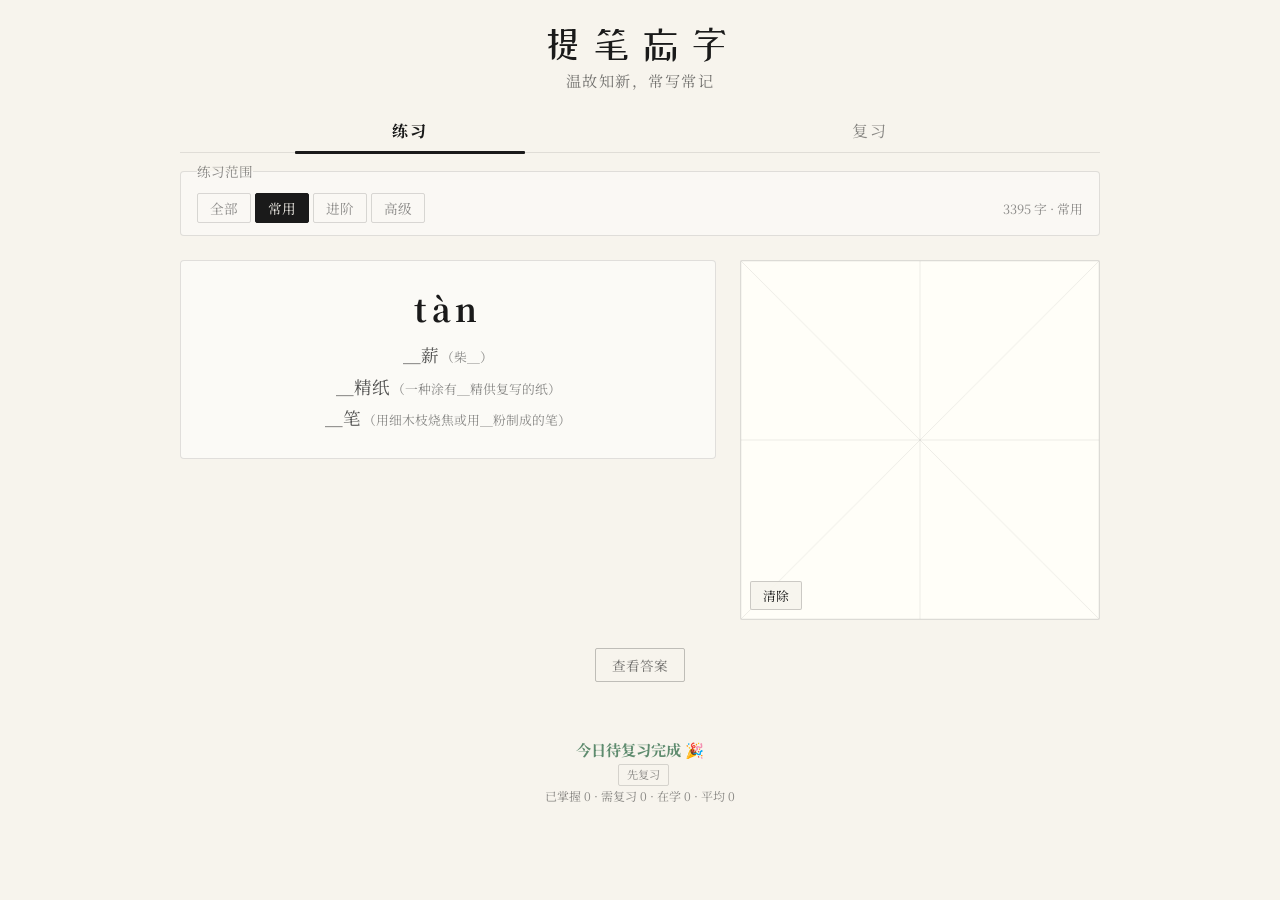
<file: index.html>
<!DOCTYPE html>
<html lang="zh-CN">
<head>
  <meta charset="UTF-8">
  <meta name="viewport" content="width=device-width, initial-scale=1.0, maximum-scale=1.0, user-scalable=no">
  <title>提笔忘字 - 中文手写练习</title>
  <link rel="preconnect" href="https://fonts.googleapis.com">
  <link rel="preconnect" href="https://fonts.gstatic.com" crossorigin>
  <link href="https://fonts.googleapis.com/css2?family=Noto+Serif+SC:wght@400;700&family=ZCOOL+XiaoWei&display=swap" rel="stylesheet">
  <link rel="stylesheet" href="./css/style.css">
</head>
<body>
  <header>
    <h1>提笔忘字</h1>
    <p class="subtitle">温故知新，常写常记</p>
  </header>

  <nav class="tab-bar" aria-label="模式切换">
    <button class="tab-btn active" id="tabPractice" type="button">练习</button>
    <button class="tab-btn" id="tabReview" type="button">复习</button>
  </nav>

  <!-- 练习面板 -->
  <main id="practiceSection">
    <fieldset class="difficulty-bar" aria-label="难度选择">
      <legend class="difficulty-label">练习范围</legend>
      <div class="difficulty-options" id="difficultyOptions">
        <label class="diff-opt"><input type="radio" name="difficulty" value="all"> 全部</label>
        <label class="diff-opt active"><input type="radio" name="difficulty" value="0,1,2" checked> 常用</label>
        <label class="diff-opt"><input type="radio" name="difficulty" value="3,4"> 进阶</label>
        <label class="diff-opt"><input type="radio" name="difficulty" value="5"> 高级</label>
      </div>
      <span class="diff-count" id="diffCount"></span>
    </fieldset>

    <section class="prompt-card" aria-label="提示区">
      <span class="mode-badge" id="modeBadge" style="display:none;"></span>
      <div class="pinyin" id="pinyin">…</div>
      <div class="words" id="words">…</div>
    </section>

    <section class="canvas-wrapper" aria-label="手写区">
      <canvas id="writeCanvas" role="img" aria-label="手写练习区域，用鼠标或触摸在此书写汉字"></canvas>
      <div class="answer-overlay" id="answerOverlay" style="display:none;">
        <div class="answer" id="answer"></div>
      </div>
      <button class="clear-btn" id="clearBtn" type="button">清除</button>
    </section>

    <section class="reveal-section" id="revealSection">
      <button class="reveal-btn" id="revealBtn" type="button">查看答案</button>
    </section>

    <section class="actions" id="actions" aria-label="评价">
      <button class="btn-mastered" id="masteredBtn" type="button">会写</button>
      <button class="btn-difficult" id="difficultBtn" type="button">不会写</button>
      <button class="btn-exit-review" id="exitReviewBtn" type="button" style="display:none;">退出复习</button>
    </section>

    <div class="stats" id="stats"></div>
  </main>

  <!-- 复习面板（初始隐藏） -->
  <main id="reviewSection" style="display:none;">
    <div class="review-filters" id="reviewFilters">
      <div class="review-date-row">
        <div class="review-date-chips" id="reviewDateChips"></div>
        <button class="review-tool-btn" id="reviewSelectToggle" type="button">选择</button>
      </div>
      <div class="review-status-row">
        <button class="review-status-btn active" data-status="all" type="button">全部</button>
        <button class="review-status-btn" data-status="due" type="button">待复习</button>
        <button class="review-status-btn" data-status="difficult" type="button">需复习</button>
        <button class="review-status-btn" data-status="mastered" type="button">已掌握</button>
        <select class="review-sort" id="reviewSort">
          <option value="recent">最近</option>
          <option value="difficultFirst">错字优先</option>
          <option value="oldest">最早</option>
          <option value="familiarity">熟悉度</option>
        </select>
        <span class="review-sep"></span>
        <button class="data-io-btn" id="statsToggleBtn" type="button">统计</button>
        <button class="data-io-btn" id="exportBtn" type="button">导出</button>
        <button class="data-io-btn" id="importBtn" type="button">导入</button>
        <input type="file" id="importFile" accept=".json" style="display:none;">
      </div>
    </div>
    <div class="review-batch-bar" id="reviewBatchBar" style="display:none;">
      <button class="review-tool-btn" id="reviewSelectAll" type="button">全选</button>
      <button class="review-tool-btn" id="reviewSelect20" type="button">选20字</button>
      <button class="review-tool-btn" id="reviewSelect50" type="button">选50字</button>
      <button class="review-tool-btn" id="reviewDeselectAll" type="button">取消</button>
      <span class="review-select-count" id="reviewSelectCount">已选 0 字</span>
      <button class="review-tool-btn batch-action" id="reviewBatchPractice" type="button">批量复习</button>
      <button class="review-tool-btn batch-action" id="reviewBatchReset" type="button">放回待学</button>
    </div>
    <div class="review-grid" id="reviewGrid"></div>
    <div class="review-empty" id="reviewEmpty" style="display:none;">暂无学习记录，去练习几个字吧。</div>

    <div class="stats-panel" id="statsPanel">
      <div class="stats-panel-inner">
        <div class="stats-panel-header">
          <h3>学习统计</h3>
          <button class="stats-close-btn" id="statsCloseBtn" type="button">&times;</button>
        </div>
        <div class="stats-panel-body" id="statsPanelBody">
          <!-- 动态生成 -->
        </div>
      </div>
    </div>
  </main>

  <script src="./data/dictionary-common.js"></script>
  <script src="./js/canvas.js"></script>
  <script src="./js/app.js"></script>
  <script src="./js/review.js"></script>
</body>
</html>
</file>
<file: css/style.css>
/*
文件input: 无外部依赖，纯本地样式（字体使用系统 fallback）。
文件output: 对外提供全局视觉风格、布局与组件样式，含难度选择器、标签切换、练习流程（提示→手写→揭示答案→评价）、复习面板（含紧凑工具栏布局、批量选择）、例词释义、熟悉度进度条、响应式宽屏布局。
文件pos: 在系统局部的地位是视觉呈现层，定义宣纸风格与排版节奏。
声明：一旦我被更新，务必更新我的开头注释，以及所属的文件夹的md。
*/

:root {
	--paper: #f7f4ed;
	--ink: #1a1a1a;
	--cinnabar: #c9372c;
	--bamboo: #5e8b6e;
	--grid: rgba(26, 26, 26, 0.08);
	--muted: rgba(26, 26, 26, 0.5);
}

* {
	margin: 0;
	padding: 0;
	box-sizing: border-box;
}

:focus-visible {
	outline: 2px solid var(--cinnabar);
	outline-offset: 2px;
}

body {
	background: var(--paper);
	color: var(--ink);
	font-family: "Noto Serif SC", "Songti SC", "STSong", "SimSun", serif;
	min-height: 100vh;
	display: flex;
	flex-direction: column;
	align-items: center;
	-webkit-font-smoothing: antialiased;
}

header {
	text-align: center;
	margin: 24px 0 18px;
}

header h1 {
	font-family: "ZCOOL XiaoWei", "KaiTi", "STKaiti", "SimKai", serif;
	font-size: 2.5rem;
	letter-spacing: 0.2em;
	font-weight: 400;
}

.subtitle {
	font-size: 0.95rem;
	color: rgba(26, 26, 26, 0.6);
	margin-top: 6px;
	letter-spacing: 0.1em;
}

main {
	width: 90%;
	max-width: 420px;
	display: flex;
	flex-direction: column;
	align-items: center;
	gap: 20px;
	padding-bottom: 60px;
}

/* 标签切换栏 */
.tab-bar {
	display: flex;
	gap: 0;
	width: 90%;
	max-width: 420px;
	margin-bottom: 8px;
	border-bottom: 1.5px solid rgba(26, 26, 26, 0.1);
	padding-bottom: 0;
}

.tab-btn {
	flex: 1;
	padding: 10px 0;
	border: none;
	background: transparent;
	font-family: inherit;
	font-size: 1rem;
	color: var(--muted);
	cursor: pointer;
	letter-spacing: 0.15em;
	position: relative;
	transition: color 0.2s ease;
}

.tab-btn:hover {
	color: var(--ink);
}

.tab-btn.active {
	color: var(--ink);
	font-weight: 700;
}

.tab-btn.active::after {
	content: "";
	position: absolute;
	bottom: -1.5px;
	left: 25%;
	right: 25%;
	height: 2.5px;
	background: var(--ink);
	border-radius: 1px;
}

/* 难度选择器 */
.difficulty-bar {
	width: 100%;
	border: 1px solid rgba(26, 26, 26, 0.12);
	border-radius: 4px;
	padding: 12px 16px;
	background: rgba(255, 255, 255, 0.4);
	display: flex;
	align-items: center;
	flex-wrap: wrap;
	gap: 10px;
}

.difficulty-label {
	font-size: 0.85rem;
	color: var(--muted);
	margin-right: 4px;
}

.difficulty-options {
	display: flex;
	gap: 4px;
	flex-wrap: wrap;
}

.diff-opt {
	padding: 4px 12px;
	border: 1px solid rgba(26, 26, 26, 0.15);
	border-radius: 2px;
	font-size: 0.85rem;
	cursor: pointer;
	transition: all 0.2s ease;
	user-select: none;
	color: var(--muted);
}

.diff-opt:hover {
	border-color: var(--ink);
	color: var(--ink);
}

.diff-opt.active {
	background: var(--ink);
	color: var(--paper);
	border-color: var(--ink);
}

.diff-opt input {
	display: none;
}

.diff-count {
	font-size: 0.8rem;
	color: var(--muted);
	margin-left: auto;
}

/* 提示卡 */
.prompt-card {
	width: 100%;
	background: rgba(255, 255, 255, 0.5);
	border: 1px solid rgba(26, 26, 26, 0.12);
	border-radius: 4px;
	padding: 24px;
	text-align: center;
	position: relative;
}

.pinyin {
	font-size: 2rem;
	font-weight: 700;
	letter-spacing: 0.15em;
	margin-bottom: 8px;
}

.words {
	font-size: 1.1rem;
	color: rgba(26, 26, 26, 0.75);
}

.word-line {
	display: block;
	line-height: 1.8;
}

.word-explain {
	font-size: 0.8rem;
	color: var(--muted);
	margin-left: 2px;
}

/* 揭示答案区（位于手写区下方） */
.reveal-section {
	width: 100%;
	text-align: center;
	padding: 4px 0;
}

.reveal-btn {
	padding: 6px 16px;
	border: 1px solid rgba(26, 26, 26, 0.25);
	background: transparent;
	color: rgba(26, 26, 26, 0.6);
	font-family: inherit;
	font-size: 0.85rem;
	cursor: pointer;
	border-radius: 2px;
	transition: all 0.2s ease;
}

.reveal-btn:hover {
	border-color: var(--ink);
	color: var(--ink);
}

.answer-overlay {
	position: absolute;
	inset: 0;
	display: none;
	align-items: center;
	justify-content: center;
	pointer-events: none;
	z-index: 2;
}

.answer-overlay.is-visible {
	display: flex;
}

.answer {
	font-family: "ZCOOL XiaoWei", "KaiTi", "STKaiti", "SimKai", serif;
	font-size: clamp(6rem, 55vmin, 10rem);
	color: var(--cinnabar);
	opacity: 0.25;
	line-height: 1;
	user-select: none;
}

.mode-badge {
	position: absolute;
	top: 10px;
	right: 12px;
	font-size: 0.7rem;
	padding: 2px 8px;
	border-radius: 2px;
	letter-spacing: 0.05em;
	color: #fff;
	background: #d4a017;
}

/* 手写区 */
.canvas-wrapper {
	position: relative;
	width: 100%;
	max-width: 320px;
	aspect-ratio: 1 / 1;
	margin: 0 auto;
}

#writeCanvas {
	width: 100%;
	height: 100%;
	background: #fffef8;
	border: 1.5px solid rgba(26, 26, 26, 0.15);
	border-radius: 2px;
	cursor: crosshair;
	touch-action: none;
	display: block;
}

.clear-btn {
	position: absolute;
	bottom: 10px;
	left: 10px;
	padding: 4px 12px;
	border: 1px solid rgba(26, 26, 26, 0.2);
	background: rgba(247, 244, 237, 0.9);
	color: var(--ink);
	font-family: inherit;
	font-size: 0.8rem;
	cursor: pointer;
	border-radius: 2px;
	transition: background 0.2s ease;
}

.clear-btn:hover {
	background: rgba(255, 255, 255, 1);
}

/* 评价按钮 */
.actions {
	width: 100%;
	display: none;
	gap: 16px;
	justify-content: center;
}

.actions.is-visible {
	display: flex;
}

.actions button {
	flex: 1;
	padding: 14px 0;
	border: none;
	font-family: inherit;
	font-size: 1rem;
	letter-spacing: 0.1em;
	cursor: pointer;
	border-radius: 2px;
	transition: transform 0.15s ease, opacity 0.15s ease;
}

.actions button:active {
	transform: scale(0.98);
}

.btn-mastered {
	background: var(--bamboo);
	color: #fff;
	position: relative;
}

.btn-mastered.long-pressing {
	animation: pulse-known 0.3s ease infinite alternate;
}

@keyframes pulse-known {
	from {
		opacity: 1;
	}
	to {
		opacity: 0.6;
	}
}

.btn-mastered::after {
	content: "长按已认识";
	position: absolute;
	bottom: calc(100% + 6px);
	left: 50%;
	transform: translateX(-50%);
	font-size: 0.65rem;
	white-space: nowrap;
	background: rgba(26, 26, 26, 0.85);
	color: #fff;
	padding: 2px 8px;
	border-radius: 2px;
	opacity: 0;
	pointer-events: none;
	transition: opacity 0.2s ease;
}

.btn-mastered:hover::after {
	opacity: 1;
}

/* 确认弹窗 */
.confirm-overlay {
	position: fixed;
	top: 0;
	left: 0;
	right: 0;
	bottom: 0;
	background: rgba(0, 0, 0, 0.35);
	display: flex;
	align-items: center;
	justify-content: center;
	z-index: 1000;
}

.confirm-box {
	background: var(--paper);
	border: 1px solid rgba(26, 26, 26, 0.15);
	border-radius: 6px;
	padding: 20px 24px;
	max-width: 300px;
	width: 85%;
	text-align: center;
	box-shadow: 0 4px 16px rgba(0, 0, 0, 0.12);
}

.confirm-box p {
	font-size: 0.95rem;
	line-height: 1.6;
	margin-bottom: 16px;
	color: var(--ink);
}

.confirm-btns {
	display: flex;
	gap: 12px;
	justify-content: center;
}

.confirm-btn {
	padding: 8px 20px;
	border: none;
	border-radius: 3px;
	font-family: inherit;
	font-size: 0.9rem;
	cursor: pointer;
	letter-spacing: 0.05em;
}

.confirm-yes {
	background: var(--bamboo);
	color: #fff;
}

.confirm-no {
	background: rgba(26, 26, 26, 0.1);
	color: var(--ink);
}

.btn-difficult {
	background: var(--cinnabar);
	color: #fff;
}

.btn-exit-review {
	background: transparent;
	color: var(--muted);
	border: 1px solid rgba(26, 26, 26, 0.2);
}

/* 统计 */
.stats {
	width: 100%;
	font-size: 0.8rem;
	color: var(--muted);
	margin-top: 4px;
	text-align: center;
	line-height: 1.6;
}

.stats-due {
	display: block;
	font-size: 0.95rem;
	color: var(--ink);
	margin-bottom: 2px;
}

.stats-due strong {
	color: var(--cinnabar);
	font-weight: 700;
}

.stats-due.stats-done {
	color: var(--bamboo);
	font-weight: 700;
}

.stats-mode {
	display: inline-block;
	padding: 1px 8px;
	border: 1px solid rgba(26, 26, 26, 0.15);
	border-radius: 2px;
	font-size: 0.7rem;
	cursor: pointer;
	margin-left: 6px;
	transition: all 0.15s ease;
}

.stats-mode:hover {
	border-color: var(--ink);
	background: rgba(26, 26, 26, 0.04);
}

.stats-detail {
	display: block;
	font-size: 0.75rem;
}

/* 复习面板 */
.review-filters {
	width: 100%;
	display: flex;
	flex-direction: column;
	gap: 8px;
}

.review-date-chips {
	display: flex;
	flex-wrap: wrap;
	gap: 6px;
}

.date-chip {
	padding: 4px 10px;
	border: 1px solid rgba(26, 26, 26, 0.12);
	border-radius: 2px;
	background: transparent;
	font-family: inherit;
	font-size: 0.8rem;
	color: var(--muted);
	cursor: pointer;
	transition: all 0.2s ease;
}

.date-chip:hover {
	border-color: var(--ink);
	color: var(--ink);
}

.date-chip.active {
	background: var(--ink);
	color: var(--paper);
	border-color: var(--ink);
}

.review-status-row {
	display: flex;
	gap: 8px;
	align-items: center;
	flex-wrap: wrap;
}

.review-status-btn {
	padding: 4px 14px;
	border: 1px solid rgba(26, 26, 26, 0.12);
	border-radius: 2px;
	background: transparent;
	font-family: inherit;
	font-size: 0.85rem;
	color: var(--muted);
	cursor: pointer;
	transition: all 0.2s ease;
}

.review-status-btn:hover {
	border-color: var(--ink);
	color: var(--ink);
}

.review-status-btn.active {
	background: var(--ink);
	color: var(--paper);
	border-color: var(--ink);
}

.review-sort {
	margin-left: auto;
	padding: 4px 8px;
	border: 1px solid rgba(26, 26, 26, 0.12);
	border-radius: 2px;
	background: transparent;
	font-family: inherit;
	font-size: 0.8rem;
	color: var(--muted);
	cursor: pointer;
}

/* 选择模式工具栏 */
.review-tool-btn {
	padding: 3px 10px;
	border: 1px solid rgba(26, 26, 26, 0.15);
	border-radius: 2px;
	background: transparent;
	font-family: inherit;
	font-size: 0.8rem;
	color: var(--ink);
	cursor: pointer;
	transition: all 0.2s ease;
	white-space: nowrap;
}

.review-tool-btn:hover {
	border-color: var(--ink);
	background: rgba(26, 26, 26, 0.04);
}

.review-tool-btn.batch-action {
	border-color: var(--cinnabar);
	color: var(--cinnabar);
}

.review-tool-btn.batch-action:hover {
	background: var(--cinnabar);
	color: #fff;
}

/* 日期行：日期 chips 左侧填充，选择按钮右对齐 */
.review-date-row {
	width: 100%;
	display: flex;
	align-items: center;
	gap: 8px;
}

.review-date-row .review-tool-btn {
	flex-shrink: 0;
	margin-left: auto;
}

.review-batch-bar {
	width: 100%;
	display: flex;
	align-items: center;
	gap: 8px;
	flex-wrap: wrap;
	padding: 4px 0;
}

.review-select-count {
	font-size: 0.8rem;
	color: var(--muted);
	margin: 0 4px;
}

/* 选择模式卡片样式 */
.review-card.select-mode {
	cursor: pointer;
}

.review-card.select-mode:hover {
	border-color: var(--ink);
	transform: scale(1.04);
}

.review-card.selected {
	border-color: var(--ink) !important;
	background: rgba(26, 26, 26, 0.06);
}

.card-check {
	position: absolute;
	top: 4px;
	left: 4px;
	width: 16px;
	height: 16px;
	border: 1.5px solid rgba(26, 26, 26, 0.2);
	border-radius: 50%;
	display: flex;
	align-items: center;
	justify-content: center;
	font-size: 0.6rem;
	font-weight: 700;
	color: transparent;
	background: rgba(255, 255, 255, 0.8);
	transition: all 0.15s ease;
}

.review-card.selected .card-check {
	background: var(--ink);
	border-color: var(--ink);
	color: #fff;
}

/* 统计面板（弹窗覆盖层） */
.stats-panel {
	display: none;
	position: fixed;
	z-index: 1000;
	inset: 0;
	background: rgba(0, 0, 0, 0.35);
	align-items: center;
	justify-content: center;
}

.stats-panel.is-open {
	display: flex;
}

.stats-panel-inner {
	background: var(--paper);
	border: 1px solid rgba(26, 26, 26, 0.15);
	border-radius: 12px;
	width: 85%;
	max-width: 380px;
	max-height: 85vh;
	overflow-y: auto;
	box-shadow: 0 4px 16px rgba(0, 0, 0, 0.12);
}

.stats-panel-header {
	display: flex;
	justify-content: space-between;
	align-items: center;
	padding: 14px 17px 10px;
	border-bottom: 1px solid rgba(26, 26, 26, 0.08);
}

.stats-panel-header h3 {
	font-size: 1rem;
	font-weight: 700;
	letter-spacing: 0.1em;
}

.stats-close-btn {
	background: none;
	border: none;
	font-size: 1.4rem;
	cursor: pointer;
	color: var(--muted);
	line-height: 1;
}

.stats-panel-body {
	padding: 12px 20px 20px;
}

.stats-grid {
	display: grid;
	grid-template-columns: repeat(2, 1fr);
	gap: 10px;
	margin-bottom: 16px;
}

.stats-card {
	background: rgba(255, 255, 255, 0.5);
	border: 1px solid rgba(26, 26, 26, 0.08);
	border-radius: 4px;
	padding: 12px;
	text-align: center;
}

.stats-num {
	font-size: 1.5rem;
	font-weight: 700;
	color: var(--ink);
	line-height: 1.2;
}

.stats-label {
	font-size: 0.75rem;
	color: var(--muted);
	margin-top: 4px;
}

.stats-section-title {
	font-size: 0.85rem;
	font-weight: 700;
	color: var(--ink);
	margin: 14px 0 8px;
	letter-spacing: 0.05em;
}

.stats-bars {
	display: flex;
	flex-direction: column;
	gap: 4px;
}

.stats-bar-row {
	display: flex;
	align-items: center;
	gap: 8px;
	font-size: 0.75rem;
}

.stats-bar-label {
	width: 36px;
	color: var(--muted);
	text-align: right;
	flex-shrink: 0;
}

.stats-bar {
	flex: 1;
	font-family: monospace;
	letter-spacing: -1px;
	color: var(--bamboo);
}

.stats-bar-num {
	width: 24px;
	text-align: right;
	color: var(--muted);
}

.stats-dist {
	display: flex;
	gap: 12px;
	flex-wrap: wrap;
}

.dist-item {
	font-size: 0.8rem;
	padding: 2px 10px;
	border-radius: 2px;
}

.dist-learning {
	background: rgba(201, 55, 44, 0.1);
	color: var(--cinnabar);
}

.dist-reviewing {
	background: rgba(212, 160, 23, 0.1);
	color: #b8860b;
}

.dist-mastered {
	background: rgba(94, 139, 110, 0.1);
	color: var(--bamboo);
}

/* 内联在状态行中的数据操作按钮 */
.data-io-btn {
	padding: 4px 8px;
	border: 1px solid rgba(26, 26, 26, 0.15);
	border-radius: 2px;
	background: transparent;
	font-family: inherit;
	font-size: 0.78rem;
	color: var(--muted);
	cursor: pointer;
	transition: all 0.2s ease;
	white-space: nowrap;
}

.data-io-btn:hover {
	border-color: var(--ink);
	color: var(--ink);
}

.review-sep {
	display: inline-block;
	width: 1px;
	height: 18px;
	background: rgba(26, 26, 26, 0.15);
	flex-shrink: 0;
}

/* 字符卡片网格 */
.review-grid {
	width: 100%;
	display: grid;
	grid-template-columns: repeat(4, 1fr);
	gap: 10px;
}

.review-card {
	aspect-ratio: 1 / 1;
	background: rgba(255, 255, 255, 0.5);
	border: 1px solid rgba(26, 26, 26, 0.1);
	border-radius: 4px;
	display: flex;
	flex-direction: column;
	align-items: center;
	justify-content: center;
	cursor: pointer;
	position: relative;
	transition: transform 0.15s ease, border-color 0.2s ease;
	user-select: none;
}

.review-card:hover {
	border-color: var(--ink);
	transform: scale(1.04);
}

.card-char {
	font-family: "ZCOOL XiaoWei", "KaiTi", "STKaiti", "SimKai", serif;
	font-size: 2rem;
	line-height: 1;
	color: var(--ink);
}

.card-pinyin {
	font-size: 0.65rem;
	color: var(--muted);
	margin-top: 2px;
	letter-spacing: 0.05em;
}

.card-badge {
	position: absolute;
	top: 4px;
	right: 4px;
	font-size: 0.7rem;
	font-weight: 700;
	width: 18px;
	height: 18px;
	display: flex;
	align-items: center;
	justify-content: center;
	border-radius: 50%;
}

.card-badge.card-mastered {
	background: var(--bamboo);
	color: #fff;
}

.card-badge.card-difficult {
	background: var(--cinnabar);
	color: #fff;
}

.card-date {
	font-size: 0.6rem;
	color: var(--muted);
	margin-top: 2px;
}

.card-date .card-fam-val {
	color: rgba(26, 26, 26, 0.4);
	margin-left: 2px;
}

.card-date.card-overdue {
	color: var(--cinnabar);
	font-weight: 700;
}

.card-familiarity {
	position: absolute;
	bottom: 4px;
	left: 4px;
	right: 4px;
	height: 4px;
	background: rgba(26, 26, 26, 0.06);
	border-radius: 2px;
	overflow: hidden;
}

.familiarity-bar {
	display: block;
	height: 100%;
	border-radius: 2px;
	transition: width 0.3s ease;
	min-width: 6px;
}

.review-empty {
	width: 100%;
	text-align: center;
	color: var(--muted);
	font-size: 0.9rem;
	padding: 40px 0;
}

/* 平板端 */
@media (min-width: 768px) {
	main,
	.tab-bar {
		max-width: 680px;
	}
	.review-grid {
		grid-template-columns: repeat(6, 1fr);
	}
}

/* PC / 大平板横屏 */
@media (min-width: 1024px) {
	main,
	.tab-bar {
		max-width: 920px;
	}

	#practiceSection {
		display: grid;
		grid-template-columns: 1fr 360px;
		grid-template-areas:
			"diff diff"
			"prompt canvas"
			"reveal reveal"
			"actions actions"
			"stats stats";
		gap: 24px;
		align-items: start;
	}

	#practiceSection .difficulty-bar {
		grid-area: diff;
	}
	#practiceSection .prompt-card {
		grid-area: prompt;
		align-self: start;
	}
	#practiceSection .canvas-wrapper {
		grid-area: canvas;
		align-self: start;
		margin: 0;
		max-width: 360px;
	}
	#practiceSection .reveal-section {
		grid-area: reveal;
	}
	#practiceSection .actions {
		grid-area: actions;
	}
	#practiceSection .stats {
		grid-area: stats;
	}

	.review-grid {
		grid-template-columns: repeat(8, 1fr);
	}
}

/* 小屏手机 */
@media (max-width: 360px) {
	header h1 {
		font-size: 2rem;
	}
	.pinyin {
		font-size: 1.6rem;
	}
	.difficulty-bar {
		padding: 10px 12px;
	}
	.diff-opt {
		padding: 3px 8px;
		font-size: 0.8rem;
	}
	.review-grid {
		grid-template-columns: repeat(3, 1fr);
		gap: 8px;
	}
	.card-char {
		font-size: 1.6rem;
	}
}
</file>
